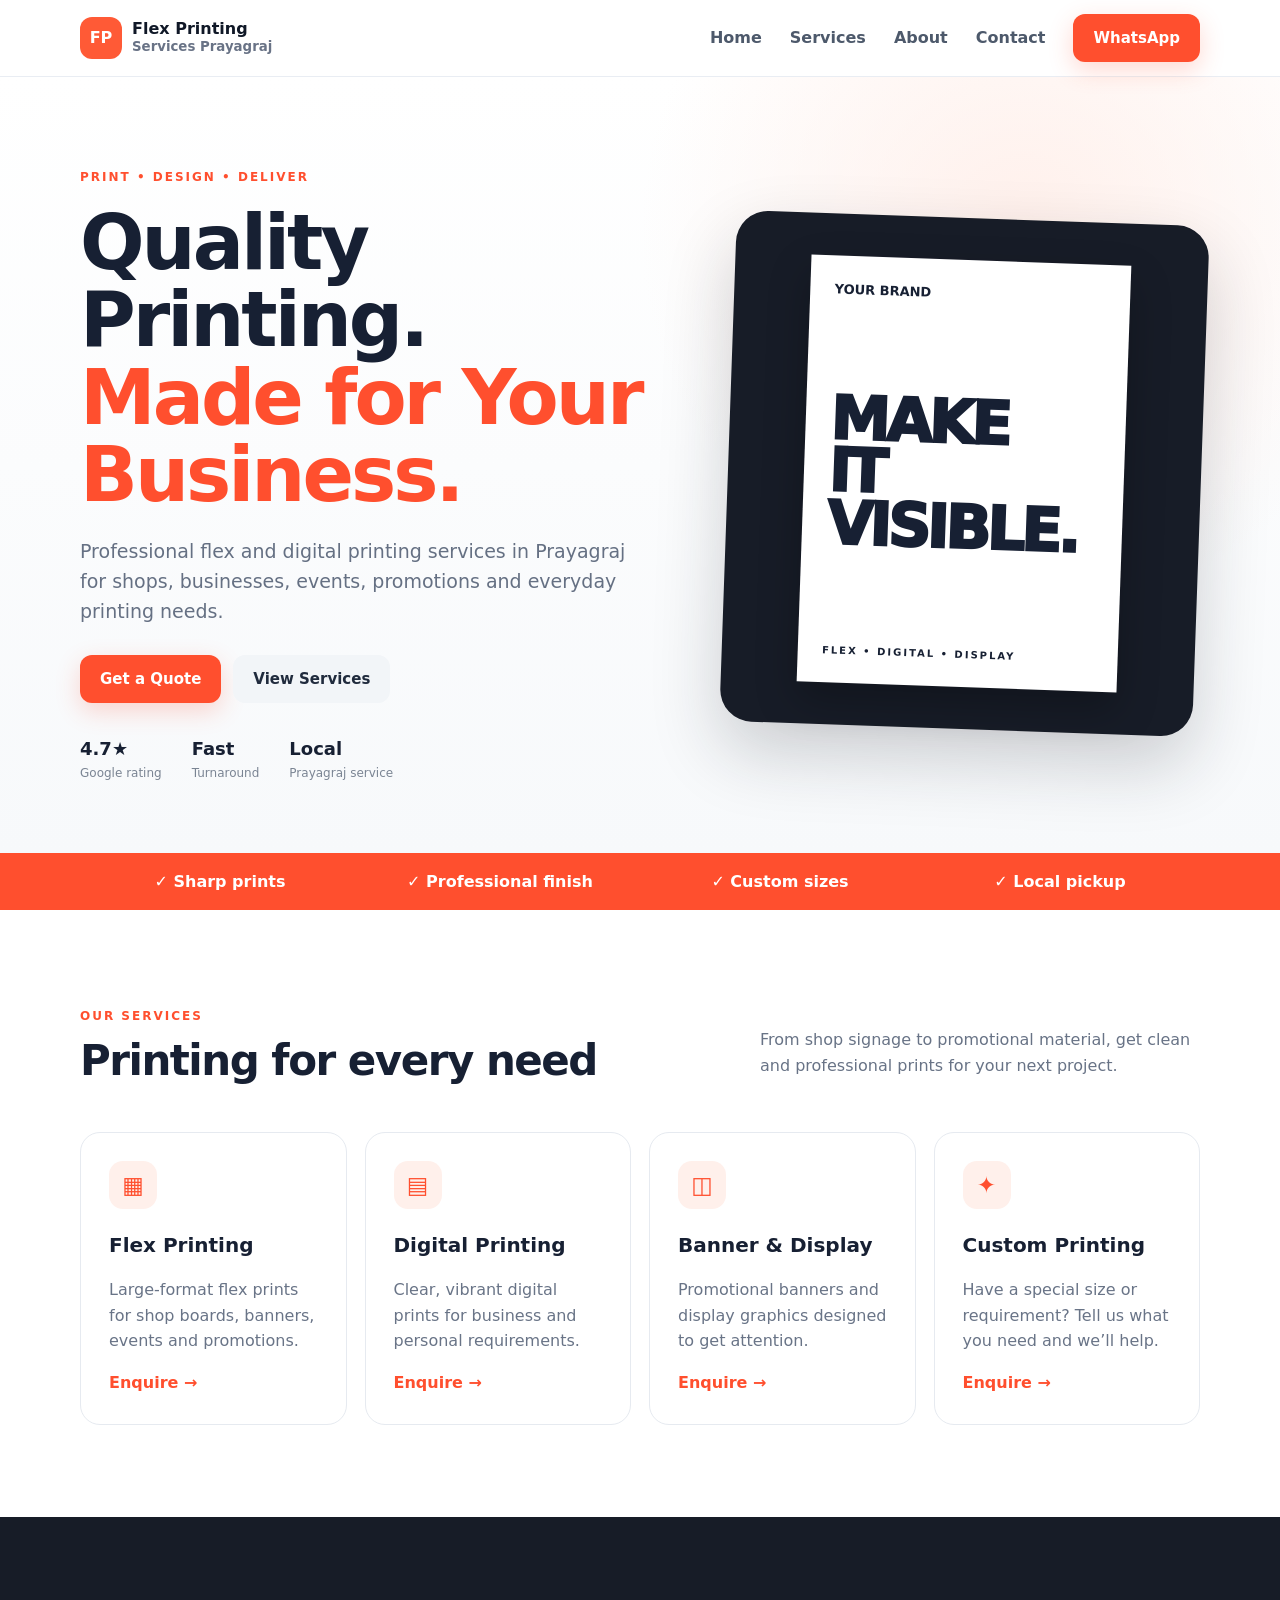
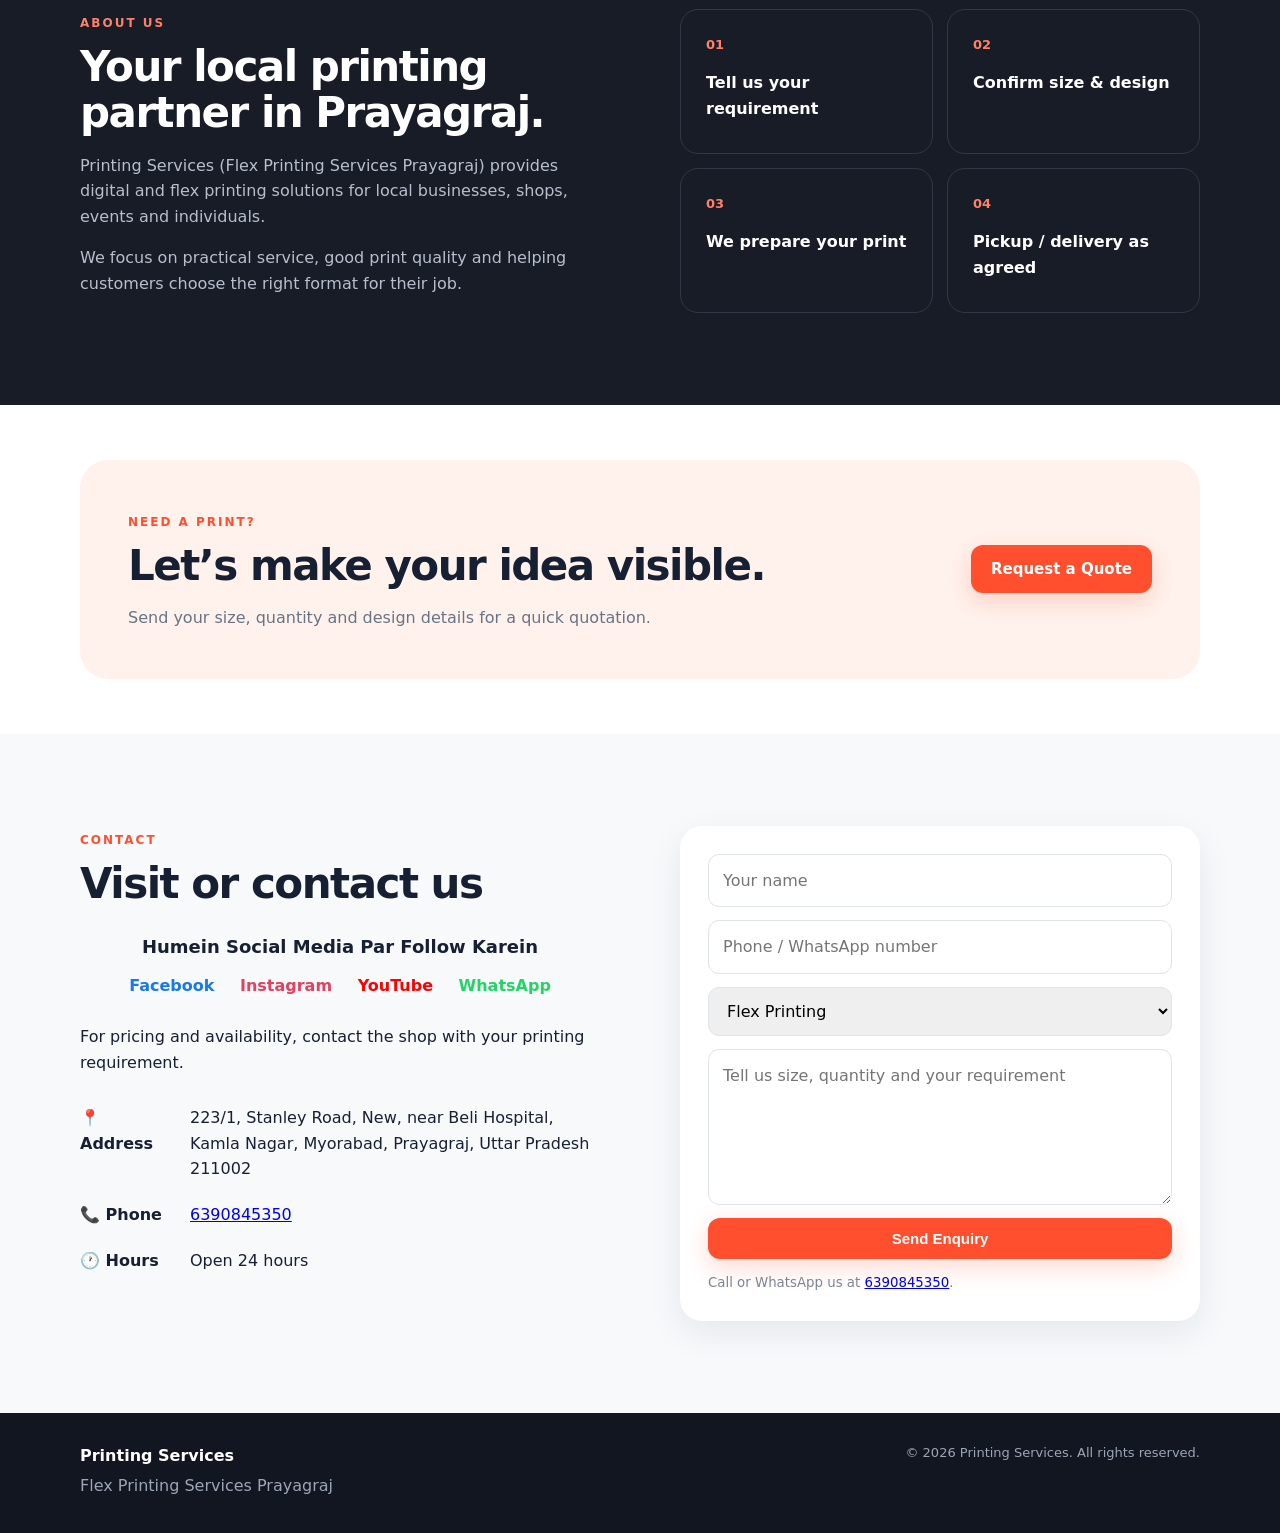
<file: index.html>
<!doctype html>
<html lang="en">
<head>
  <meta charset="utf-8">
  <meta name="viewport" content="width=device-width, initial-scale=1">
  <title>Printing Services | Flex Printing Services Prayagraj</title>
  <meta name="keywords" content="flex printing Prayagraj, flex printing services Prayagraj, digital printing Prayagraj, banner printing Prayagraj, printing services near me, flex banner, shop board printing, advertising banner printing, large format printing Prayagraj">
  <meta name="description" content="Printing Services (Flex Printing Services Prayagraj) — digital printing and flex printing services in Prayagraj, Uttar Pradesh.">
  <link rel="stylesheet" href="style.css">
</head>
<body>
<header class="header">
  <div class="container nav">
    <a class="brand" href="#home"><span class="brand-mark">FP</span><span>Flex Printing<br><small>Services Prayagraj</small></span></a>
    <button class="menu" aria-label="Open menu">☰</button>
    <nav>
      <a href="#home">Home</a>
      <a href="#services">Services</a>
      <a href="#about">About</a>
      <a href="#contact">Contact</a>
    </nav>
    <a class="btn btn-primary nav-cta" href="https://wa.me/916390845350" target="_blank" rel="noopener">WhatsApp</a>
  </div>
</header>

<main id="home">
  <section class="hero">
    <div class="container hero-grid">
      <div>
        <span class="eyebrow">PRINT • DESIGN • DELIVER</span>
        <h1>Quality Printing.<br><span>Made for Your Business.</span></h1>
        <p class="lead">Professional flex and digital printing services in Prayagraj for shops, businesses, events, promotions and everyday printing needs.</p>
        <div class="actions">
          <a class="btn btn-primary" href="#contact">Get a Quote</a>
          <a class="btn btn-light" href="#services">View Services</a>
        </div>
        <div class="trust">
          <div><strong>4.7★</strong><span>Google rating</span></div>
          <div><strong>Fast</strong><span>Turnaround</span></div>
          <div><strong>Local</strong><span>Prayagraj service</span></div>
        </div>
      </div>
      <div class="hero-card">
        <div class="print-sheet">
          <div class="sheet-top">YOUR BRAND</div>
          <div class="sheet-title">MAKE<br>IT<br>VISIBLE.</div>
          <div class="sheet-bottom">FLEX • DIGITAL • DISPLAY</div>
        </div>
      </div>
    </div>
  </section>

  <section class="strip">
    <div class="container strip-grid">
      <span>✓ Sharp prints</span><span>✓ Professional finish</span><span>✓ Custom sizes</span><span>✓ Local pickup</span>
    </div>
  </section>

  <section id="services" class="section">
    <div class="container">
      <div class="section-head">
        <div><span class="eyebrow">OUR SERVICES</span><h2>Printing for every need</h2></div>
        <p>From shop signage to promotional material, get clean and professional prints for your next project.</p>
      </div>
      <div class="cards">
        <article class="card"><div class="icon">▦</div><h3>Flex Printing</h3><p>Large-format flex prints for shop boards, banners, events and promotions.</p><a href="#contact">Enquire →</a></article>
        <article class="card"><div class="icon">▤</div><h3>Digital Printing</h3><p>Clear, vibrant digital prints for business and personal requirements.</p><a href="#contact">Enquire →</a></article>
        <article class="card"><div class="icon">◫</div><h3>Banner & Display</h3><p>Promotional banners and display graphics designed to get attention.</p><a href="#contact">Enquire →</a></article>
        <article class="card"><div class="icon">✦</div><h3>Custom Printing</h3><p>Have a special size or requirement? Tell us what you need and we’ll help.</p><a href="#contact">Enquire →</a></article>
      </div>
    </div>
  </section>

  <section id="about" class="section dark">
    <div class="container about-grid">
      <div>
        <span class="eyebrow">ABOUT US</span>
        <h2>Your local printing partner in Prayagraj.</h2>
        <p>Printing Services (Flex Printing Services Prayagraj) provides digital and flex printing solutions for local businesses, shops, events and individuals.</p>
        <p>We focus on practical service, good print quality and helping customers choose the right format for their job.</p>
      </div>
      <div class="facts">
        <div><b>01</b><span>Tell us your requirement</span></div>
        <div><b>02</b><span>Confirm size & design</span></div>
        <div><b>03</b><span>We prepare your print</span></div>
        <div><b>04</b><span>Pickup / delivery as agreed</span></div>
      </div>
    </div>
  </section>

  <section class="section quote">
    <div class="container quote-box">
      <div><span class="eyebrow">NEED A PRINT?</span><h2>Let’s make your idea visible.</h2><p>Send your size, quantity and design details for a quick quotation.</p></div>
      <a class="btn btn-primary" href="#contact">Request a Quote</a>
    </div>
  </section>

  <section id="contact" class="section contact">
    <div class="container contact-grid">
      <div>
        <span class="eyebrow">CONTACT</span>
        <h2>Visit or contact us</h2>
        <!-- Social Media Links Section -->
<div class="social-links-container" style="text-align: center; margin: 25px 0;">
  <h3 style="margin-bottom: 12px; font-size: 18px;">Humein Social Media Par Follow Karein</h3>
  
  <!-- Facebook Link -->
  <a href="https://www.facebook.com/radhey.s.soni.1" target="_blank" style="margin: 0 10px; text-decoration: none; font-weight: bold; color: #1877F2;">
    Facebook
  </a>
  
  <!-- Instagram Link -->
  <a href="https://www.instagram.com/printing_press_prayagraj/" target="_blank" style="margin: 0 10px; text-decoration: none; font-weight: bold; color: #E4405F;">
    Instagram
  </a>
  
  <!-- YouTube Link -->
  <a href="https://www.youtube.com/@printingsariveces3457" target="_blank" style="margin: 0 10px; text-decoration: none; font-weight: bold; color: #FF0000;">
    YouTube
  </a>
  
  <!-- WhatsApp Direct Link -->
  <a href="https://wa.me/916390845350" target="_blank" style="margin: 0 10px; text-decoration: none; font-weight: bold; color: #25D366;">
    WhatsApp
  </a>
</div>
        <p>For pricing and availability, contact the shop with your printing requirement.</p>
        <div class="contact-list">
          <div><b>📍 Address</b><span>223/1, Stanley Road, New, near Beli Hospital,<br>Kamla Nagar, Myorabad, Prayagraj, Uttar Pradesh 211002</span></div>
          <div><b>📞 Phone</b><span><a href="tel:+916390845350">6390845350</a></span></div><div><b>🕐 Hours</b><span>Open 24 hours</span></div>
        </div>
      </div>
      <form class="form" onsubmit="sendMessage(event)">
        <input id="name" required placeholder="Your name">
        <input id="phone" required placeholder="Phone / WhatsApp number">
        <select id="service"><option>Flex Printing</option><option>Digital Printing</option><option>Banner & Display</option><option>Custom Printing</option></select>
        <textarea id="message" rows="5" placeholder="Tell us size, quantity and your requirement"></textarea>
        <button class="btn btn-primary" type="submit">Send Enquiry</button>
        <small>Call or WhatsApp us at <a href="tel:+916390845350">6390845350</a>.</small>
      </form>
    </div>
  </section>
</main>

<footer>
  <div class="container footer-grid">
    <div><b>Printing Services</b><p>Flex Printing Services Prayagraj</p></div>
    <div>© <span id="year"></span> Printing Services. All rights reserved.</div>
  </div>
</footer>
<script src="script.js"></script>
</body>
</html>
</file>
<file: style.css>
*{box-sizing:border-box}html{scroll-behavior:smooth}body{margin:0;font-family:Inter,system-ui,-apple-system,Segoe UI,Roboto,Arial,sans-serif;color:#172033;background:#fff;line-height:1.6}.container{width:min(1120px,92%);margin:auto}.header{position:sticky;top:0;z-index:20;background:rgba(255,255,255,.94);backdrop-filter:blur(12px);border-bottom:1px solid #e9edf3}.nav{height:76px;display:flex;align-items:center;gap:28px}.brand{display:flex;align-items:center;gap:10px;color:#101827;text-decoration:none;font-weight:800;line-height:1.05}.brand small{font-weight:600;color:#697386}.brand-mark{width:42px;height:42px;border-radius:12px;display:grid;place-items:center;background:#ff5a36;color:#fff;font-weight:900}nav{margin-left:auto;display:flex;gap:28px}nav a{color:#4d596b;text-decoration:none;font-weight:650}nav a:hover{color:#ff4d2e}.btn{display:inline-flex;align-items:center;justify-content:center;border:0;border-radius:12px;padding:12px 20px;text-decoration:none;font-weight:800;cursor:pointer;font-size:15px}.btn-primary{background:#ff4f2e;color:#fff;box-shadow:0 8px 24px rgba(255,79,46,.22)}.btn-light{background:#f2f5f8;color:#202b3d}.menu{display:none;background:none;border:0;font-size:25px}.hero{padding:86px 0 70px;background:radial-gradient(circle at 80% 20%,#fff0eb,transparent 32%),linear-gradient(180deg,#fff,#f7f9fb)}.hero-grid{display:grid;grid-template-columns:1.1fr .9fr;gap:70px;align-items:center}.eyebrow{font-size:12px;letter-spacing:2px;font-weight:900;color:#ff4f2e}.hero h1{font-size:clamp(44px,6vw,76px);line-height:1.02;letter-spacing:-3px;margin:15px 0 22px}.hero h1 span{color:#ff4f2e}.lead{font-size:19px;color:#657083;max-width:650px}.actions{display:flex;gap:12px;margin:28px 0}.trust{display:flex;gap:30px;margin-top:32px}.trust div{display:flex;flex-direction:column}.trust strong{font-size:18px}.trust span{font-size:12px;color:#7a8493}.hero-card{min-height:450px;display:grid;place-items:center;border-radius:32px;background:#171c27;padding:42px;box-shadow:0 30px 70px rgba(23,28,39,.2);transform:rotate(2deg)}.print-sheet{width:min(320px,90%);aspect-ratio:3/4;background:#fff;padding:24px;box-shadow:0 18px 40px rgba(0,0,0,.25);display:flex;flex-direction:column}.sheet-top{font-weight:900;font-size:13px}.sheet-title{font-size:60px;line-height:.88;font-weight:950;letter-spacing:-4px;margin:auto 0}.sheet-bottom{font-size:10px;letter-spacing:2px;font-weight:800}.strip{background:#ff4f2e;color:#fff}.strip-grid{display:grid;grid-template-columns:repeat(4,1fr);padding:16px 0;font-weight:750;text-align:center}.section{padding:92px 0}.section-head{display:flex;justify-content:space-between;gap:40px;align-items:end;margin-bottom:38px}.section-head h2,.about-grid h2,.quote-box h2,.contact h2{font-size:42px;line-height:1.1;letter-spacing:-1.5px;margin:10px 0}.section-head p{max-width:440px;color:#687386}.cards{display:grid;grid-template-columns:repeat(4,1fr);gap:18px}.card{border:1px solid #e6eaf0;border-radius:20px;padding:28px;background:#fff;transition:.2s}.card:hover{transform:translateY(-5px);box-shadow:0 15px 35px rgba(20,30,50,.08)}.icon{width:48px;height:48px;border-radius:14px;background:#fff0eb;color:#ff4f2e;display:grid;place-items:center;font-size:23px;font-weight:900}.card h3{margin:20px 0 8px;font-size:20px}.card p{color:#697487;min-height:75px}.card a{color:#ff4f2e;font-weight:800;text-decoration:none}.dark{background:#171c27;color:#fff}.dark .eyebrow{color:#ff8066}.dark p{color:#b7bfcc}.about-grid{display:grid;grid-template-columns:1fr 1fr;gap:80px}.facts{display:grid;grid-template-columns:1fr 1fr;gap:14px}.facts div{border:1px solid #303847;border-radius:18px;padding:25px;display:flex;flex-direction:column;gap:15px}.facts b{font-size:13px;color:#ff8066}.facts span{font-weight:750}.quote{padding:55px 0}.quote-box{border-radius:28px;padding:48px;background:#fff2ed;display:flex;align-items:center;justify-content:space-between;gap:30px}.quote-box p{color:#687386;margin-bottom:0}.contact{background:#f7f9fb}.contact-grid{display:grid;grid-template-columns:1fr 1fr;gap:80px}.contact-list{margin-top:30px;display:grid;gap:20px}.contact-list div{display:flex;gap:15px}.contact-list b{min-width:95px}.form{background:#fff;padding:28px;border-radius:22px;box-shadow:0 12px 35px rgba(30,40,60,.08);display:grid;gap:13px}.form input,.form select,.form textarea{width:100%;border:1px solid #dfe4eb;border-radius:11px;padding:13px 14px;font:inherit;outline:none}.form input:focus,.form select:focus,.form textarea:focus{border-color:#ff4f2e}.form small{color:#7c8593}footer{background:#111620;color:#fff;padding:30px 0}.footer-grid{display:flex;justify-content:space-between;gap:20px}.footer-grid p{margin:4px 0;color:#9ca6b5}.footer-grid div:last-child{color:#9ca6b5;font-size:13px}@media(max-width:800px){nav,.nav-cta{display:none}.menu{display:block;margin-left:auto}.hero{padding-top:55px}.hero-grid,.about-grid,.contact-grid{grid-template-columns:1fr}.hero-card{min-height:360px}.cards{grid-template-columns:1fr 1fr}.strip-grid{grid-template-columns:1fr 1fr;gap:8px}.section-head{display:block}.section-head p{margin-top:20px}.quote-box{display:block}.quote-box .btn{margin-top:22px}.footer-grid{display:block}.hero h1{letter-spacing:-2px}}@media(max-width:520px){.cards{grid-template-columns:1fr}.facts{grid-template-columns:1fr}.trust{gap:18px}.hero-card{padding:28px}.print-sheet{width:260px}.section{padding:65px 0}.section-head h2,.about-grid h2,.quote-box h2,.contact h2{font-size:34px}}
</file>
